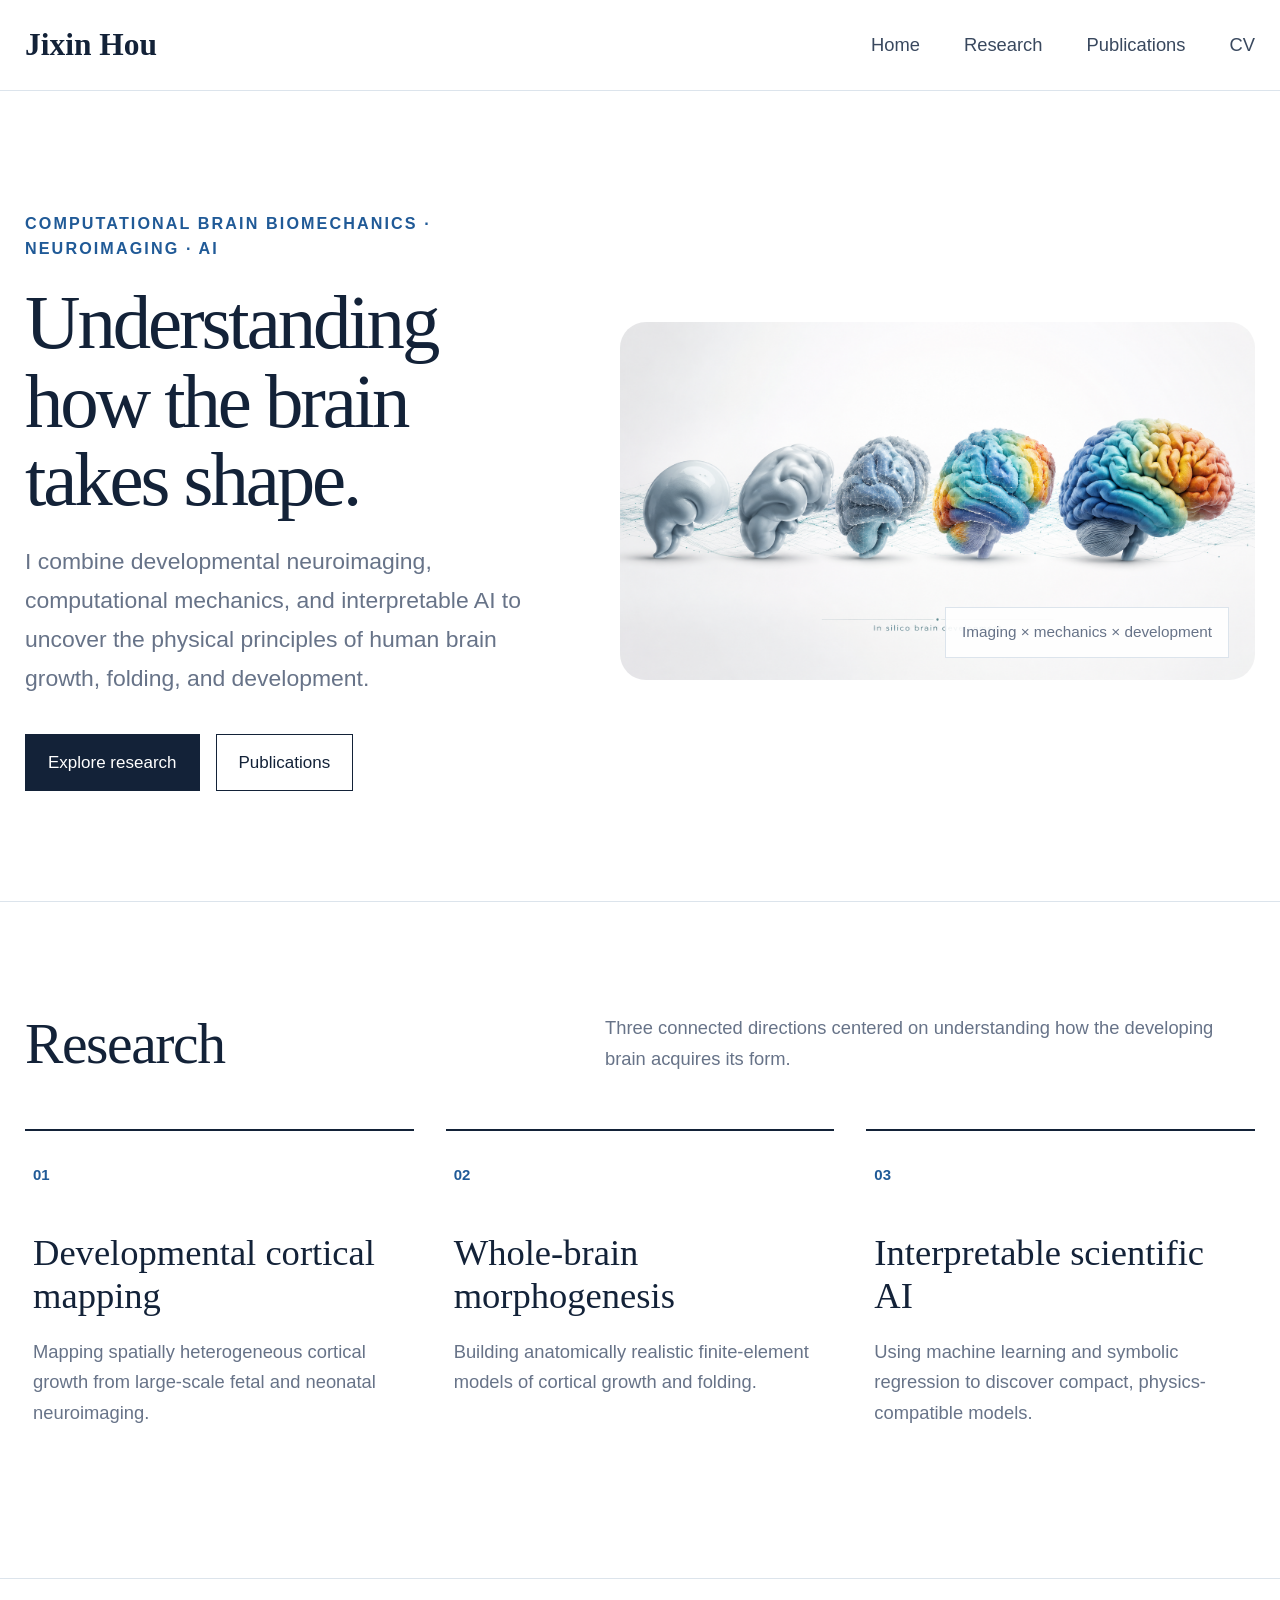
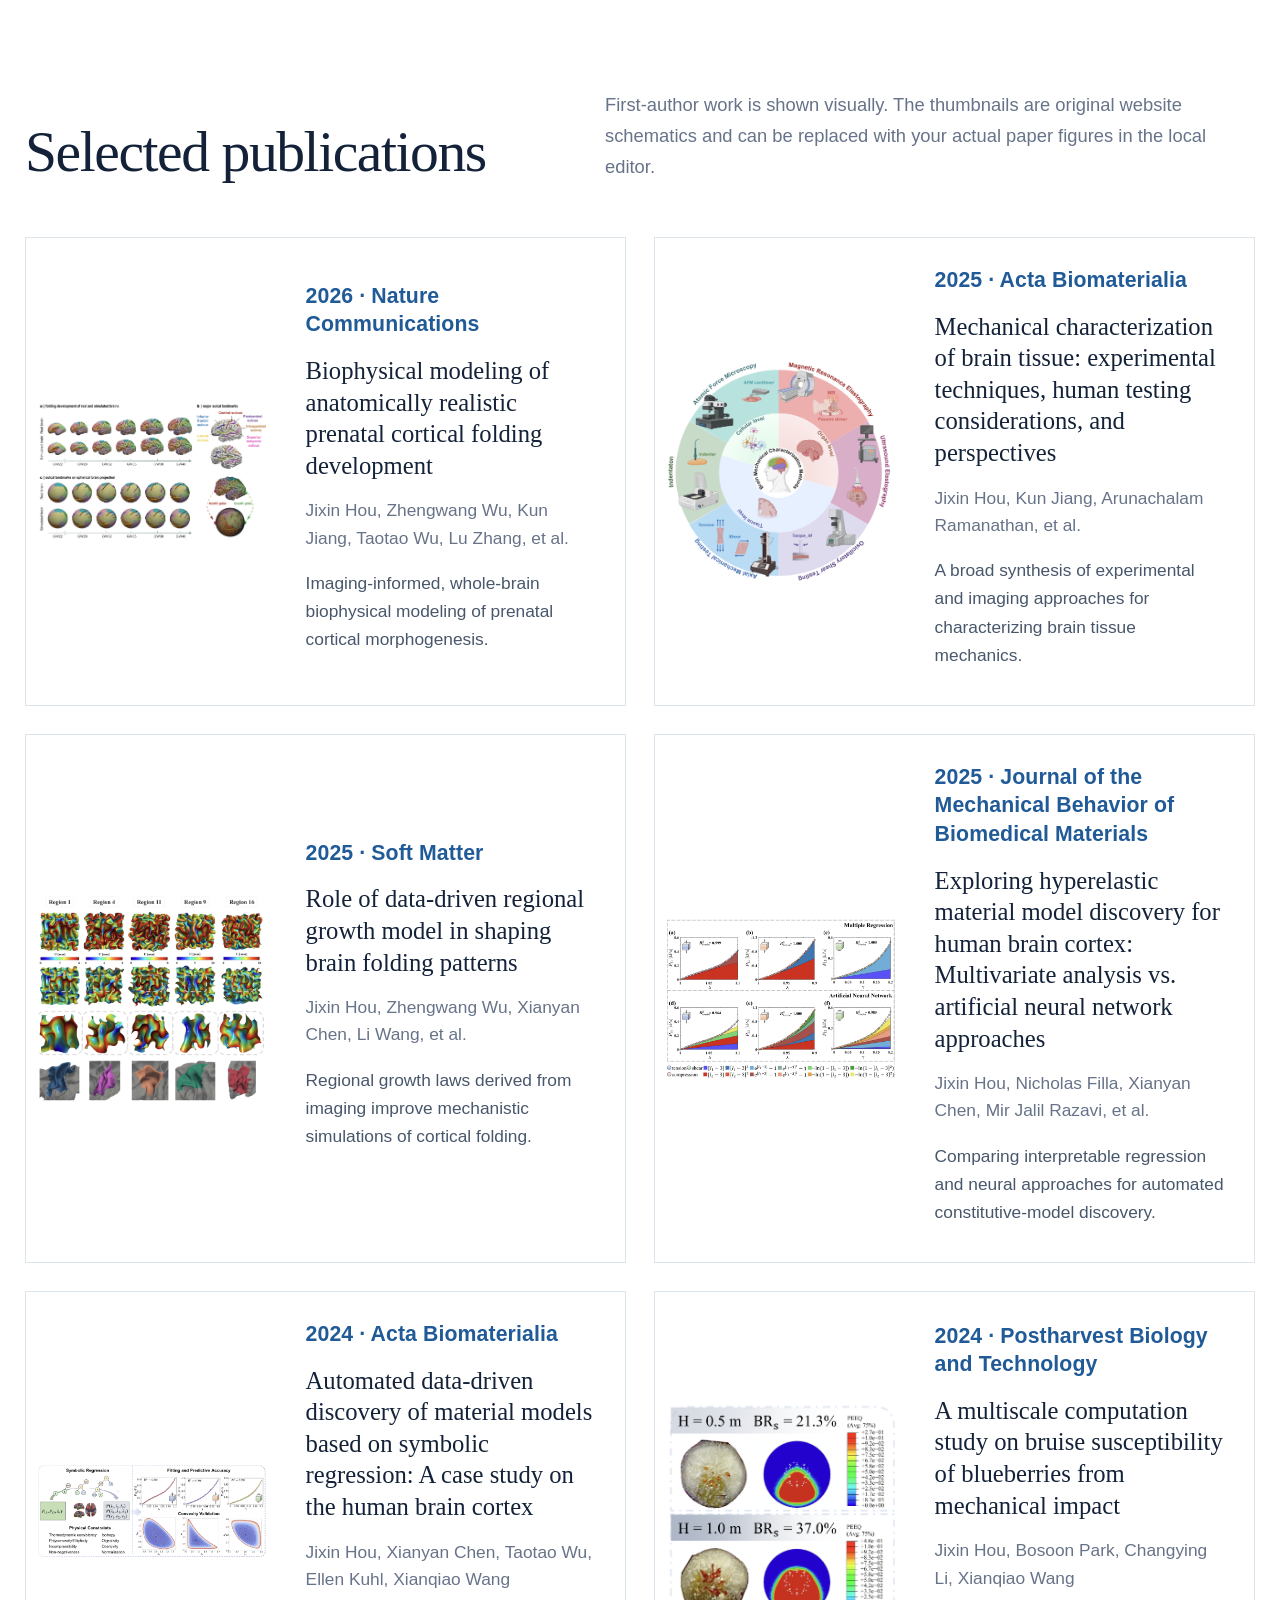
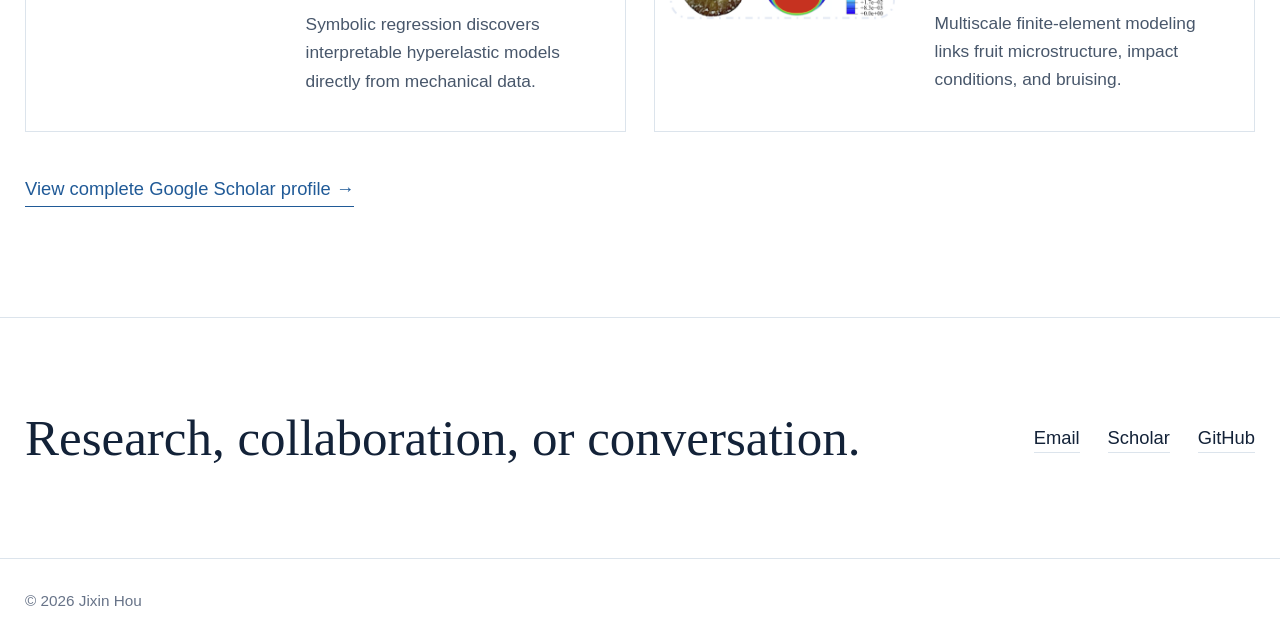
<file: index.html>
<!doctype html><html lang="en"><head><meta charset="utf-8"><meta name="viewport" content="width=device-width,initial-scale=1"><title>Jixin Hou — Research</title><meta name="description" content="I combine developmental neuroimaging, computational mechanics, and interpretable AI to uncover the physical principles of human brain growth, folding, and development."><link rel="stylesheet" href="style.css"></head><body>
<header><nav class="wrap"><a class="brand" href="#home">Jixin Hou</a><div class="links"><a href="#home">Home</a><a href="#research">Research</a><a href="#publications">Publications</a><a href="cv.html">CV</a></div><button class="menu">☰</button></nav></header>
<main><div id="home" class="hero wrap"><div><div class="eyebrow">Computational Brain Biomechanics · Neuroimaging · AI</div><h1>Understanding how the brain takes shape.</h1><p class="intro">I combine developmental neuroimaging, computational mechanics, and interpretable AI to uncover the physical principles of human brain growth, folding, and development.</p><div class="buttons"><a class="button primary" href="#research">Explore research</a><a class="button" href="#publications">Publications</a></div></div><div class="hero-figure"><img src="assets/hero_brain1.png" alt="Abstract visualization of developmental brain research"><div class="hero-note">Imaging × mechanics × development</div></div></div>
<section id="research"><div class="wrap"><div class="section-top"><h2>Research</h2><p>Three connected directions centered on understanding how the developing brain acquires its form.</p></div><div class="research-grid"><article class="research-card"><span>01</span><h3>Developmental cortical mapping</h3><p>Mapping spatially heterogeneous cortical growth from large-scale fetal and neonatal neuroimaging.</p></article><article class="research-card"><span>02</span><h3>Whole-brain morphogenesis</h3><p>Building anatomically realistic finite-element models of cortical growth and folding.</p></article><article class="research-card"><span>03</span><h3>Interpretable scientific AI</h3><p>Using machine learning and symbolic regression to discover compact, physics-compatible models.</p></article></div></div></section>
<section id="publications"><div class="wrap"><div class="section-top"><h2>Selected publications</h2><p>First-author work is shown visually. The thumbnails are original website schematics and can be replaced with your actual paper figures in the local editor.</p></div><div class="pub-grid"><a class="pub" href="https://doi.org/10.1038/s41467-026-75582-9" target="_blank" rel="noopener"><img src="assets/pub_folding_nc.png" alt=""><div class="pub-body"><div class="pub-meta">2026 · Nature Communications</div><h3>Biophysical modeling of anatomically realistic prenatal cortical folding development</h3><p>Jixin Hou, Zhengwang Wu, Kun Jiang, Taotao Wu, Lu Zhang, et al.</p><p class="summary">Imaging-informed, whole-brain biophysical modeling of prenatal cortical morphogenesis.</p></div></a><a class="pub" href="https://doi.org/10.1016/j.actbio.2025.07.046" target="_blank" rel="noopener"><img src="assets/pub_review_actabio.png" alt=""><div class="pub-body"><div class="pub-meta">2025 · Acta Biomaterialia</div><h3>Mechanical characterization of brain tissue: experimental techniques, human testing considerations, and perspectives</h3><p>Jixin Hou, Kun Jiang, Arunachalam Ramanathan, et al.</p><p class="summary">A broad synthesis of experimental and imaging approaches for characterizing brain tissue mechanics.</p></div></a><a class="pub" href="https://doi.org/10.1039/D4SM01194E" target="_blank" rel="noopener"><img src="assets/pub_SRsimu_softmatter.png" alt=""><div class="pub-body"><div class="pub-meta">2025 · Soft Matter</div><h3>Role of data-driven regional growth model in shaping brain folding patterns</h3><p>Jixin Hou, Zhengwang Wu, Xianyan Chen, Li Wang, et al.</p><p class="summary">Regional growth laws derived from imaging improve mechanistic simulations of cortical folding.</p></div></a><a class="pub" href="https://doi.org/10.1016/j.jmbbm.2025.106934" target="_blank" rel="noopener"><img src="assets/pub_CANN_JMBBM.png" alt=""><div class="pub-body"><div class="pub-meta">2025 · Journal of the Mechanical Behavior of Biomedical Materials</div><h3>Exploring hyperelastic material model discovery for human brain cortex: Multivariate analysis vs. artificial neural network approaches</h3><p>Jixin Hou, Nicholas Filla, Xianyan Chen, Mir Jalil Razavi, et al.</p><p class="summary">Comparing interpretable regression and neural approaches for automated constitutive-model discovery.</p></div></a><a class="pub" href="https://doi.org/10.1016/j.actbio.2024.09.005" target="_blank" rel="noopener"><img src="assets/pub_SR_actabio.png" alt=""><div class="pub-body"><div class="pub-meta">2024 · Acta Biomaterialia</div><h3>Automated data-driven discovery of material models based on symbolic regression: A case study on the human brain cortex</h3><p>Jixin Hou, Xianyan Chen, Taotao Wu, Ellen Kuhl, Xianqiao Wang</p><p class="summary">Symbolic regression discovers interpretable hyperelastic models directly from mechanical data.</p></div></a><a class="pub" href="https://doi.org/10.1016/j.postharvbio.2023.112660" target="_blank" rel="noopener"><img src="assets/pub_blueberry_PostHarvest.png" alt=""><div class="pub-body"><div class="pub-meta">2024 · Postharvest Biology and Technology</div><h3>A multiscale computation study on bruise susceptibility of blueberries from mechanical impact</h3><p>Jixin Hou, Bosoon Park, Changying Li, Xianqiao Wang</p><p class="summary">Multiscale finite-element modeling links fruit microstructure, impact conditions, and bruising.</p></div></a></div><a class="scholar-link" href="https://scholar.google.com/citations?user=TJT84Z0AAAAJ&amp;hl=en" target="_blank">View complete Google Scholar profile →</a></div></section>
<section class="contact"><div class="wrap contact-row"><h2>Research, collaboration, or conversation.</h2><div class="small-links"><a href="mailto:jixin.hou@uga.edu">Email</a><a href="https://scholar.google.com/citations?user=TJT84Z0AAAAJ&amp;hl=en" target="_blank">Scholar</a><a href="https://github.com/HouJayson" target="_blank">GitHub</a></div></div></section></main>
<footer><div class="wrap">© 2026 Jixin Hou</div></footer><script src="main.js"></script></body></html>
</file>
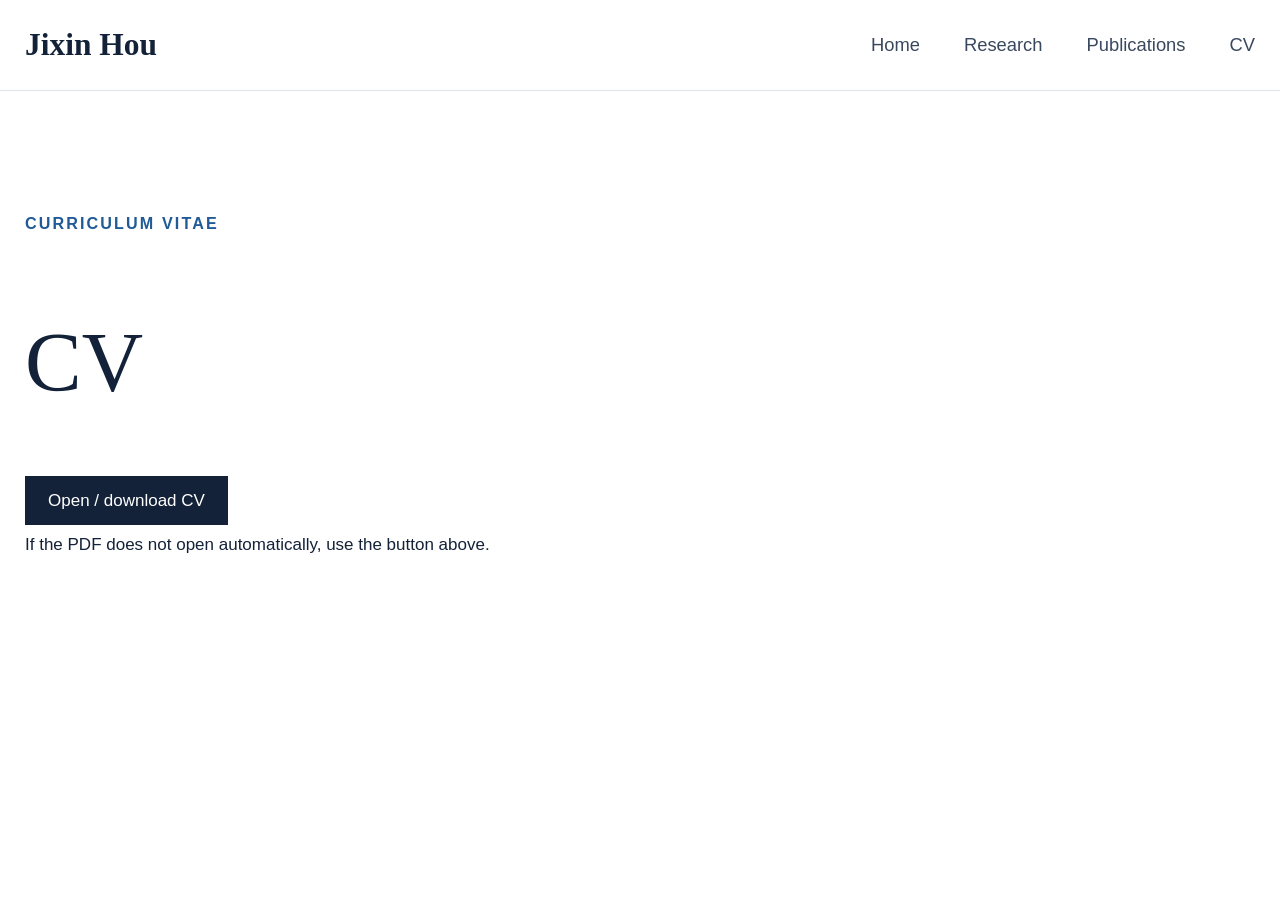
<file: cv.html>
<!doctype html><html><head><meta charset="utf-8"><meta name="viewport" content="width=device-width,initial-scale=1"><title>CV — Jixin Hou</title><link rel="stylesheet" href="style.css"></head><body><header><nav class="wrap"><a class="brand" href="index.html">Jixin Hou</a><div class="links"><a href="index.html#home">Home</a><a href="index.html#research">Research</a><a href="index.html#publications">Publications</a><a href="cv.html">CV</a></div><button class="menu">☰</button></nav></header><main class="wrap cv-page"><div class="eyebrow">Curriculum vitae</div><h1>CV</h1><p><a class="button primary" href="assets/Jixin_Hou_CV.pdf" target="_blank">Open / download CV</a></p><p class="intro">If the PDF does not open automatically, use the button above.</p></main><script src="main.js"></script></body></html>
</file>
<file: style.css>
:root{
    --ink:#132238;
    --muted:#677388;
    --accent:#205a97;
    --line:#dce4ec;
    --soft:#f6f9fc;
    --max:1780px;
}

*{
    box-sizing:border-box;
}

html{
    scroll-behavior:smooth;
    font-size:18px;
}

body{
    margin:0;
    font-family:Inter,Arial,sans-serif;
    color:var(--ink);
    background:white;
    line-height:1.6;
}

a{
    text-decoration:none;
    color:inherit;
}

img{
    max-width:100%;
    display:block;
}

.wrap{
    width:min(var(--max),calc(100% - 70px));
    margin:auto;
}


/* =========================================================
   Header
   ========================================================= */

header{
    position:sticky;
    top:0;
    z-index:20;

    background:rgba(255,255,255,.94);
    backdrop-filter:blur(12px);

    border-bottom:1px solid var(--line);
}

nav{
    height:90px;

    display:flex;
    align-items:center;
    justify-content:space-between;
}

.brand{
    font-family:Georgia,serif;
    font-size:1.85rem;
    font-weight:700;
}

.links{
    display:flex;
    gap:44px;
}

.links a{
    font-size:1.08rem;
    color:#39485e;
}

.links a:hover{
    color:var(--accent);
}

.menu{
    display:none;
    border:0;
    background:transparent;
    font-size:1.5rem;
}


/* =========================================================
   Hero
   ========================================================= */

.hero{
    display:grid;

    grid-template-columns:.9fr 1.1fr;

    gap:75px;

    align-items:center;

    padding:100px 0 90px;

    min-height:calc(100vh - 90px);
}

.eyebrow{
    color:var(--accent);

    font-size:.95rem;

    font-weight:700;

    letter-spacing:.13em;

    text-transform:uppercase;
}

.hero h1{
    font-family:Georgia,serif;

    font-size:clamp(4rem,6vw,7rem);

    line-height:1.02;

    font-weight:500;

    letter-spacing:-.04em;

    margin:22px 0;
}

.hero .intro{
    font-size:1.35rem;

    line-height:1.7;

    color:var(--muted);

    max-width:760px;
}

.buttons{
    display:flex;

    gap:16px;

    margin-top:36px;
}

.button{
    padding:14px 22px;

    border:1px solid var(--ink);

    font-size:1rem;
}

.button.primary{
    background:var(--ink);

    color:white;
}

.hero-figure{
    position:relative;
}

.hero-figure img{
    width:100%;
    border-radius:26px;
}

.hero-note{
    position:absolute;

    right:26px;
    bottom:22px;

    background:rgba(255,255,255,.90);

    padding:12px 16px;

    border:1px solid var(--line);

    font-size:.9rem;

    color:var(--muted);
}


/* =========================================================
   General sections
   ========================================================= */

section{
    padding:110px 0;

    border-top:1px solid var(--line);
}

.section-top{
    display:flex;

    justify-content:space-between;

    gap:55px;

    align-items:flex-end;

    margin-bottom:55px;
}

.section-top h2{
    font-family:Georgia,serif;

    font-size:clamp(3.3rem,4.5vw,5.3rem);

    line-height:1.05;

    font-weight:500;

    margin:0;

    letter-spacing:-.025em;
}

.section-top p{
    max-width:650px;

    color:var(--muted);

    margin:0;

    font-size:1.08rem;

    line-height:1.7;
}


/* =========================================================
   Research
   ========================================================= */

.research-grid{
    display:grid;

    grid-template-columns:repeat(3,1fr);

    gap:32px;
}

.research-card{
    border-top:2px solid var(--ink);

    padding:30px 8px 20px;
}

.research-card span{
    font-size:.88rem;

    color:var(--accent);

    font-weight:700;
}

.research-card h3{
    font-family:Georgia,serif;

    font-size:2.15rem;

    line-height:1.2;

    font-weight:500;

    margin:42px 0 16px;
}

.research-card p{
    color:var(--muted);

    font-size:1.08rem;

    line-height:1.68;
}


/* =========================================================
   Publications
   ========================================================= */

.pub-grid{
    display:grid;

    grid-template-columns:repeat(2,minmax(0,1fr));

    gap:28px;
}

.pub{
    border:1px solid var(--line);

    background:white;

    display:grid;

    /*
    More room for scientific figures.
    */
    grid-template-columns:44% 56%;

    align-items:center;

    min-height:350px;

    overflow:hidden;

    transition:
        transform .2s ease,
        box-shadow .2s ease,
        border-color .2s ease;
}

.pub:hover{
    transform:translateY(-4px);

    border-color:#c5d1de;

    box-shadow:
        0 16px 36px rgba(25,55,90,.09);
}


/* Publication figure */

.pub img{
    width:100%;

    height:auto;

    max-width:100%;

    max-height:420px;

    object-fit:contain;

    display:block;

    align-self:center;

    justify-self:center;

    background:#fff;

    padding:12px;
}


/* Publication text area */

.pub-body{
    padding:34px 38px;
}


/* Year + journal */

.pub-meta{
    font-size:1.25rem;

    line-height:1.35;

    color:var(--accent);

    font-weight:700;

    margin-bottom:16px;

    letter-spacing:.005em;
}


/* Publication title */

.pub h3{
    font-family:Georgia,serif;

    font-size:1.58rem;

    line-height:1.28;

    margin:0 0 16px;

    font-weight:500;
}


/* Authors + standard text */

.pub p{
    font-size:1.02rem;

    line-height:1.58;

    color:var(--muted);

    margin:8px 0;
}


/* Research summary */

.pub .summary{
    margin-top:17px;

    color:#48576b;

    font-size:1.02rem;

    line-height:1.62;
}


/* Scholar link */

.scholar-link{
    display:inline-block;

    margin-top:42px;

    color:var(--accent);

    font-size:1.08rem;

    border-bottom:1px solid var(--accent);

    padding-bottom:3px;
}


/* =========================================================
   Contact
   ========================================================= */

.contact{
    padding:90px 0;
}

.contact-row{
    display:flex;

    justify-content:space-between;

    gap:45px;

    align-items:center;
}

.contact h2{
    font-family:Georgia,serif;

    font-size:3rem;

    line-height:1.18;

    font-weight:500;

    margin:0;
}

.small-links{
    display:flex;

    gap:28px;

    font-size:1.08rem;
}

.small-links a{
    border-bottom:1px solid var(--line);
}


/* =========================================================
   Footer
   ========================================================= */

footer{
    border-top:1px solid var(--line);

    padding:30px 0;

    color:var(--muted);

    font-size:.9rem;
}


/* =========================================================
   CV page
   ========================================================= */

.cv-page{
    padding:120px 0;

    min-height:70vh;
}

.cv-page h1{
    font-family:Georgia,serif;

    font-size:5rem;

    font-weight:500;
}

.notice{
    border:1px solid var(--line);

    background:var(--soft);

    padding:36px;

    max-width:850px;

    font-size:1.05rem;
}


/* =========================================================
   Medium desktop
   ========================================================= */

@media(max-width:1400px){

    html{
        font-size:17px;
    }

    .wrap{
        width:min(1280px,calc(100% - 50px));
    }

    .pub{
        grid-template-columns:42% 58%;
        min-height:310px;
    }

    .pub-body{
        padding:28px;
    }

    .pub h3{
        font-size:1.45rem;
    }

}


/* =========================================================
   Tablet
   ========================================================= */

@media(max-width:900px){

    html{
        font-size:16px;
    }

    .wrap{
        width:calc(100% - 36px);
    }

    nav{
        height:82px;
    }

    .hero{
        grid-template-columns:1fr;

        padding-top:65px;

        gap:45px;
    }

    .hero h1{
        font-size:clamp(3.5rem,9vw,5rem);
    }

    .research-grid{
        grid-template-columns:1fr;
    }

    .pub-grid{
        grid-template-columns:1fr;
    }

    .pub{
        grid-template-columns:42% 58%;

        min-height:280px;
    }

    .links{
        display:none;

        position:absolute;

        top:82px;

        left:0;
        right:0;

        background:white;

        padding:24px;

        flex-direction:column;

        border-bottom:1px solid var(--line);
    }

    .links.open{
        display:flex;
    }

    .menu{
        display:block;
    }

    .section-top,
    .contact-row{
        align-items:flex-start;

        flex-direction:column;
    }
}


/* =========================================================
   Mobile
   ========================================================= */

@media(max-width:560px){

    html{
        font-size:15px;
    }

    .wrap{
        width:calc(100% - 26px);
    }

    nav{
        height:70px;
    }

    .brand{
        font-size:1.55rem;
    }

    .hero{
        padding-top:50px;
    }

    .hero h1{
        font-size:3.2rem;
    }

    .hero .intro{
        font-size:1.1rem;
    }

    section{
        padding:75px 0;
    }

    .section-top h2{
        font-size:2.8rem;
    }

    .research-card h3{
        font-size:1.8rem;
    }

    .pub{
        grid-template-columns:1fr;

        min-height:auto;
    }

    .pub img{
        width:100%;

        height:auto;

        max-height:none;

        object-fit:contain;

        padding:12px;
    }

    .pub-body{
        padding:24px;
    }

    .pub-meta{
        font-size:1.12rem;
    }

    .pub h3{
        font-size:1.45rem;
    }

    .pub p,
    .pub .summary{
        font-size:1rem;
    }

    .buttons{
        flex-wrap:wrap;
    }

    .contact h2{
        font-size:2.4rem;
    }
}
</file>
